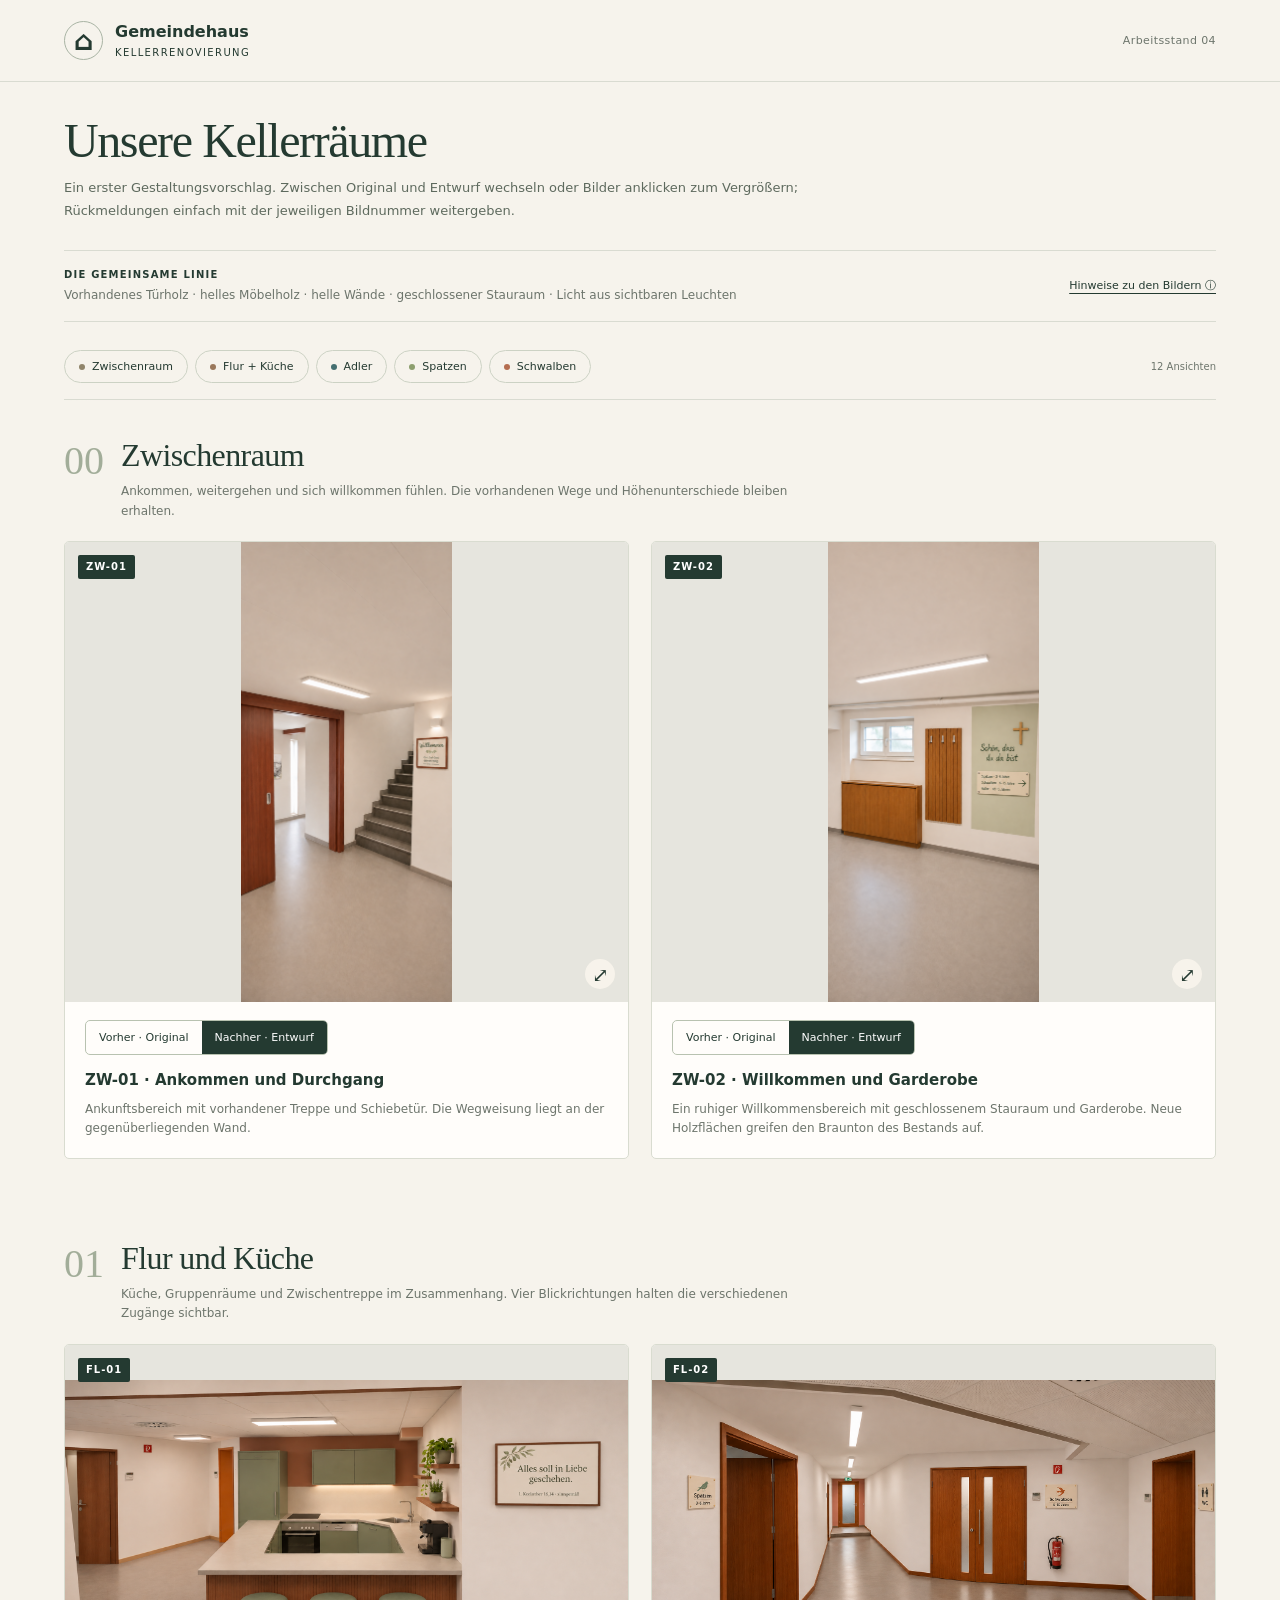
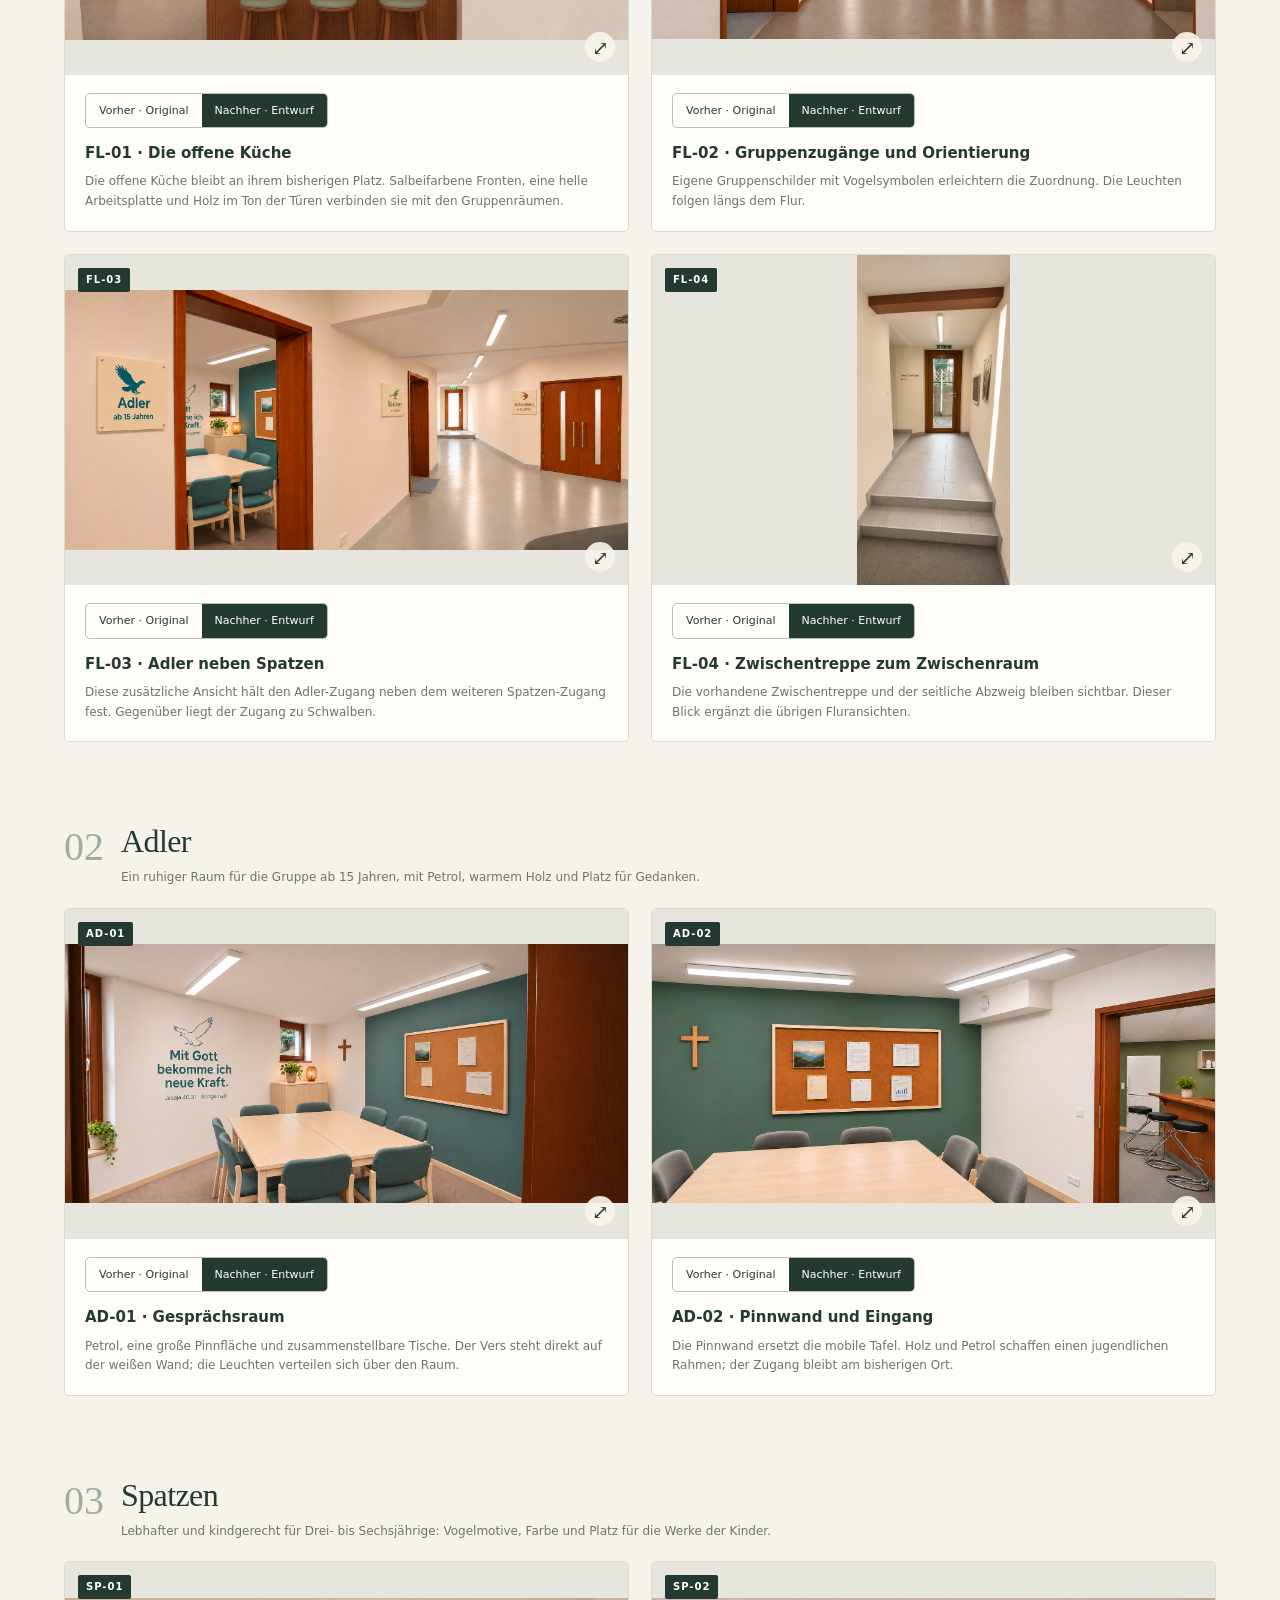
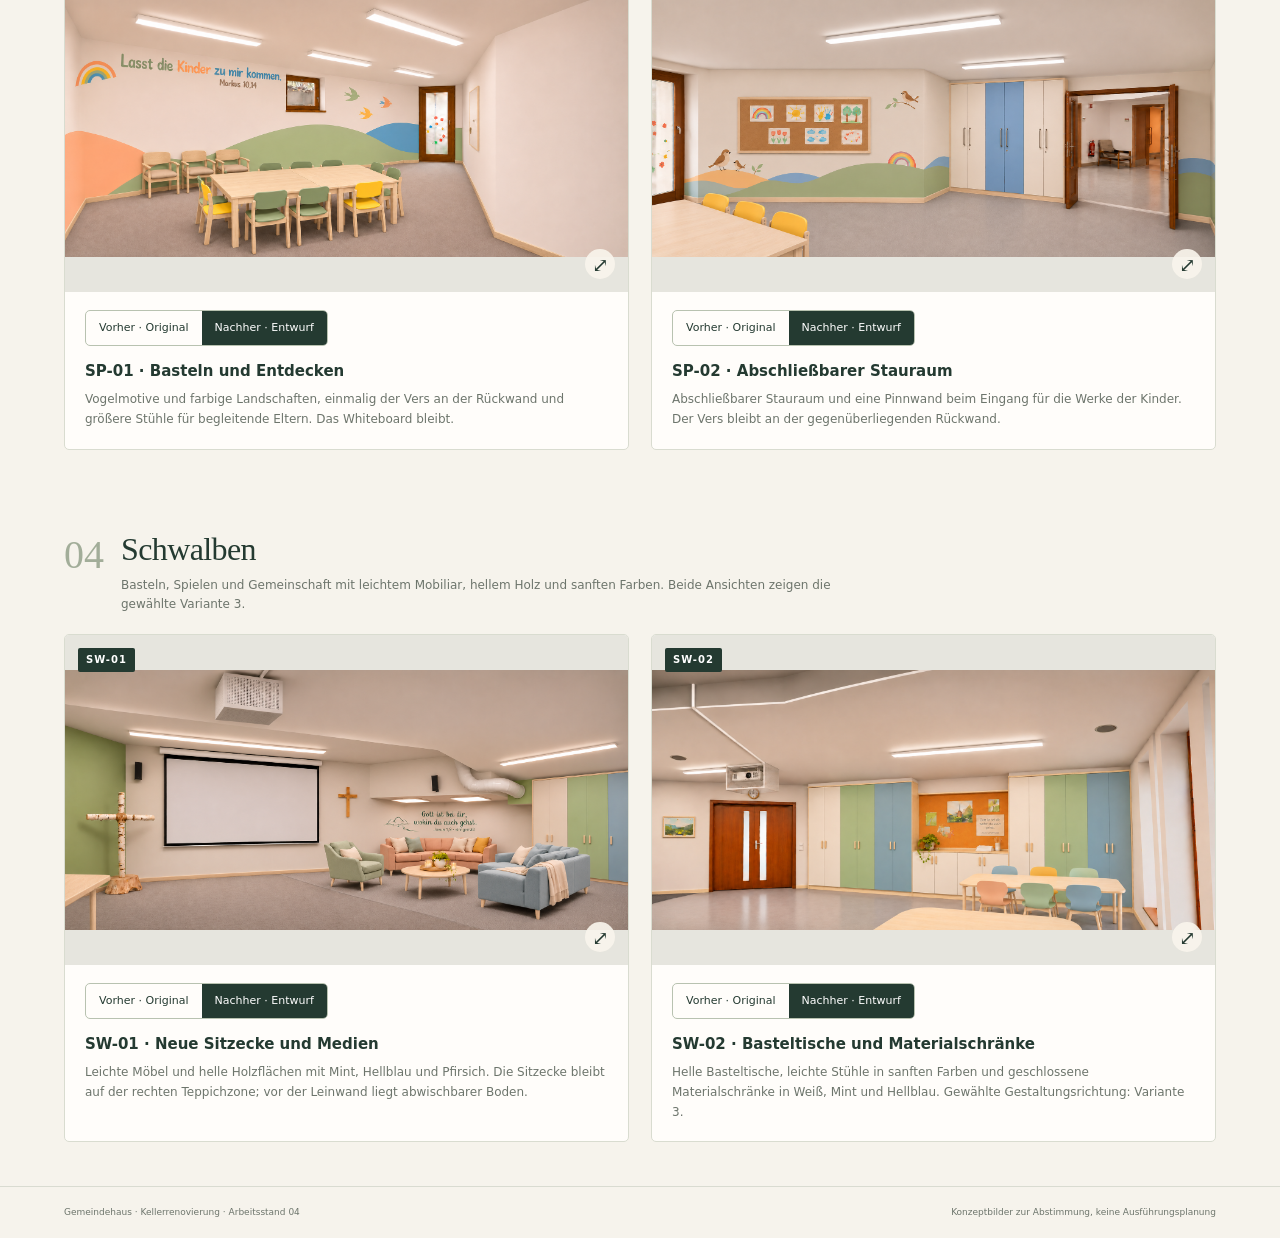
<file: index.html>
<!doctype html>
<html lang="de">
<head><meta charset="utf-8"><meta name="viewport" content="width=device-width,initial-scale=1"><meta name="theme-color" content="#243a31"><meta name="description" content="Bildergalerie zur Kellerrenovierung im Gemeindehaus. Konzeptansichten nach Räumen geordnet, mit Bildnummern und Originalfotos zum Vorher/Nachher-Vergleich."><title>Unser Keller · Gemeinsam weiterdenken</title><link rel="stylesheet" href="styles.css"><script src="app.js" defer></script></head>
<body>
<header class="top"><a href="#" class="brand"><span class="symbol" aria-hidden="true">⌂</span><span>Gemeindehaus<small>Kellerrenovierung</small></span></a><div class="top-right"><span class="version">Arbeitsstand 04</span></div></header>
<main>
 <section class="intro"><div class="intro-copy"><h1>Unsere Kellerräume</h1><p class="lead">Ein erster Gestaltungsvorschlag. Zwischen Original und Entwurf wechseln oder Bilder anklicken zum Vergrößern; Rückmeldungen einfach mit der jeweiligen Bildnummer weitergeben.</p></div></section>
 <section class="principles" aria-label="Gemeinsame Gestaltung"><p><span>Die gemeinsame Linie</span>Vorhandenes Türholz · helles Möbelholz · helle Wände · geschlossener Stauraum · Licht aus sichtbaren Leuchten</p><button id="openAbout" class="link-button">Hinweise zu den Bildern ⓘ</button></section>
 <section class="gallery" id="galerie" aria-label="Konzeptbilder nach Räumen">
  <nav class="filter-bar" aria-label="Zu den Räumen"><div id="roomLinks" class="filters"></div><span class="count">12 Ansichten</span></nav>
  <div id="galleryContent"></div>
 </section>

</main>
<footer><span>Gemeindehaus · Kellerrenovierung · Arbeitsstand 04</span><span>Konzeptbilder zur Abstimmung, keine Ausführungsplanung</span></footer>
<dialog id="viewer" aria-labelledby="viewerTitle"><div class="viewer-header"><div><span class="image-code" id="viewerCode"></span><h2 id="viewerTitle"></h2></div><button class="icon-button close" id="closeViewer" aria-label="Bildansicht schließen">×</button></div><div id="viewerComparison"></div><div class="viewer-image-area"><img id="viewerImage" alt=""><button class="image-step previous" id="previousImage" aria-label="Vorheriges Bild">←</button><button class="image-step next" id="nextImage" aria-label="Nächstes Bild">→</button><div class="image-toolbar"><span id="imagePosition"></span><a id="originalLink" href="#" target="_blank" rel="noopener">Bilddatei öffnen ↗</a></div></div></dialog>
<dialog id="about" aria-labelledby="aboutTitle"><div class="about-head"><span class="eyebrow">ZUM ARBEITSSTAND</span><button id="closeAbout" class="icon-button" aria-label="Hinweise schließen">×</button></div><h2 id="aboutTitle">Bilder für die gemeinsame Abstimmung</h2><p>Die Ansichten entwickeln die frühen perspektivischen Entwürfe auf Grundlage der Bestandsfotos weiter. Jede Ansicht zeigt eine feste Blickrichtung. Zwei zusätzliche Fluransichten halten den Adler-Zugang und die Zwischentreppe sichtbar.</p><p>Die Bilder zeigen Gestaltungsrichtungen. Einzelne Details können zwischen Ansichten abweichen. Die Raumaufteilung richtet sich nach dem Bestand; genaue Maße und die Ausführung sind noch zu prüfen.</p><h3>Beleuchtung</h3><p>Leuchten sind mit sichtbaren, plausiblen Montageorten dargestellt. Die Bildhelligkeit ist keine Lichtberechnung. Anzahl, Lichtleistung, Gleichmäßigkeit und Blendung müssen anhand der Raummaße und konkreter Leuchten geprüft werden.</p><h3>Was wir erhalten und weiterentwickeln</h3><ul><li>Vorhandene braune Holztüren und Zargen bleiben als Bestand erhalten.</li><li>In Adler, Spatzen und Schwalben: helles Holz für Tische, Stuhlgestelle, weitere Möbelholzflächen und Sockelleisten. Farbige Polster und lackierte Fronten ergänzen diese gemeinsame Linie.</li><li>Geschlossener Stauraum und freie Durchgänge.</li><li>Bei Schwalben: links Basteln auf abwischbarem Boden, rechts neue Sitzmöbel auf Teppich; eigene Leuchten unter der niedrigeren Decke.</li><li>Ein lebhafterer Spatzen-Raum und gestaltete Bibelverse. Wortlaut und Übersetzung bleiben abzustimmen.</li></ul></dialog>
<noscript><p>Bitte JavaScript aktivieren, um die Galerie zu nutzen. Die Bilddateien liegen im Ordner assets.</p></noscript>
</body></html>
</file>
<file: styles.css>
:root{--paper:#f6f3ec;--ink:#243a31;--muted:#6d756c;--rust:#b76548;--line:#d9dbd1;--sage:#e7ebdf;--serif:Georgia,'Times New Roman',serif;color-scheme:light}*{box-sizing:border-box}html{scroll-behavior:smooth;scroll-padding-top:82px}body{margin:0;color:var(--ink);background:var(--paper);font:15px/1.6 system-ui,-apple-system,BlinkMacSystemFont,'Segoe UI',sans-serif}button,input,textarea{font:inherit}button{cursor:pointer;color:inherit}a{color:inherit}button,a,input,textarea{-webkit-tap-highlight-color:transparent}button:focus-visible,a:focus-visible,input:focus-visible,textarea:focus-visible{outline:3px solid #be875c;outline-offset:4px}.top{height:82px;display:flex;justify-content:space-between;align-items:center;padding:0 5vw;border-bottom:1px solid var(--line)}.brand{display:flex;align-items:center;gap:12px;text-decoration:none;font-size:16px;font-weight:650;line-height:1.25}.brand small{display:block;text-transform:uppercase;font-weight:450;font-size:10px;letter-spacing:1.4px;margin-top:5px}.symbol{width:39px;height:39px;display:grid;place-items:center;border:1px solid #a9b4a4;border-radius:50%;font-size:27px}.top-right{display:flex;gap:23px;align-items:center}.version{font-size:11px;letter-spacing:.4px;color:var(--muted)}.button{border:1px solid transparent;border-radius:5px;padding:11px 17px;font-size:12px;font-weight:600;display:inline-flex;align-items:center;justify-content:center;gap:15px;text-decoration:none}.outline{background:transparent;border-color:#a6b1a2}.outline:hover{background:#e8ebdf}.primary{background:var(--ink);color:white}.primary:hover{background:#365045}.intro{max-width:1450px;margin:auto;padding:62px 5vw 47px;display:grid;grid-template-columns:minmax(0,1.7fr) minmax(270px,.8fr);gap:9vw;align-items:center}.eyebrow{font-size:10px;letter-spacing:1.8px;font-weight:650}.intro h1{font-family:var(--serif);font-size:clamp(44px,5.7vw,78px);line-height:1.03;font-weight:400;letter-spacing:-2.7px;margin:20px 0 22px}.lead{max-width:590px;font-size:16px;color:#5e6a5e;line-height:1.7;margin:0}.intro-meta{display:flex;flex-wrap:wrap;gap:17px;margin-top:25px;color:var(--muted);font-size:10px}.intro-meta span+span:before{content:'·';margin-right:17px;color:#a8ae9f}.start-note{background:var(--sage);padding:30px 31px;border-radius:3px;max-width:370px;transform:rotate(1deg)}.note-icon{font-size:30px;color:#738a68}.start-note h2{font-family:var(--serif);font-size:28px;font-weight:400;margin:13px 0 10px}.start-note p{font-size:13px;color:#586750;margin:0 0 22px}.start-note a{text-decoration:none;font-size:12px;font-weight:650;border-bottom:1px solid #829076;padding-bottom:6px;display:inline-flex;gap:45px}.principles{max-width:calc(1450px - 10vw);margin:0 5vw 33px;border-top:1px solid var(--line);border-bottom:1px solid var(--line);padding:16px 0;display:flex;justify-content:space-between;gap:22px;align-items:center}.principles p{margin:0;font-size:12px;color:var(--muted)}.principles p span{display:block;color:var(--ink);font-size:10px;font-weight:650;text-transform:uppercase;letter-spacing:1.2px;margin-bottom:3px}.link-button{background:none;border:0;padding:0;font-size:11px;white-space:nowrap;text-decoration:underline;text-underline-offset:4px}.gallery{padding:0 5vw;max-width:1450px;margin:auto}.filter-bar{position:sticky;top:0;background:#f6f3ecf5;backdrop-filter:blur(12px);z-index:3;padding:16px 0;display:flex;align-items:center;justify-content:space-between;gap:20px;border-bottom:1px solid var(--line)}.filters{display:flex;gap:7px;flex-wrap:wrap}.filter{background:none;border:1px solid #ccd2c4;border-radius:24px;padding:7px 14px;font-size:11px;display:flex;align-items:center;gap:7px}.filter[aria-pressed=true]{background:var(--ink);border-color:var(--ink);color:white}.filter:hover:not([aria-pressed=true]){background:var(--sage)}.room-dot{width:6px;height:6px;border-radius:50%;background:var(--room-color,#76856c)}.count{font-size:10px;color:var(--muted);white-space:nowrap}.room-section{padding-top:35px;margin-bottom:44px;scroll-margin-top:75px}.room-heading{display:flex;align-items:start;gap:17px;margin-bottom:20px}.room-number{font-family:var(--serif);font-size:40px;line-height:1.3;color:#a2ad99}.room-heading h2{font-family:var(--serif);font-weight:400;font-size:32px;line-height:1.25;margin:0 0 7px;letter-spacing:-.6px}.room-heading p{margin:0;font-size:12px;color:var(--muted);max-width:720px}.image-grid{display:grid;grid-template-columns:repeat(2,minmax(0,1fr));gap:22px}.image-card{margin:0;border:1px solid #d9dcd0;background:#fffdfa;border-radius:5px;overflow:hidden;display:flex;flex-direction:column}.image-open{position:relative;display:block;width:100%;padding:0;border:0;background:#e6e5de;overflow:hidden}.image-open img{width:100%;height:330px;object-fit:contain;display:block;transition:filter .2s}.image-open:hover img{filter:brightness(.95)}.image-code{font-size:10px;letter-spacing:1px;font-weight:700;display:inline-block;background:var(--ink);color:white;padding:4px 8px;border-radius:2px}.image-open .image-code{position:absolute;left:13px;top:13px}.expand-icon{position:absolute;right:13px;bottom:13px;width:30px;height:30px;border-radius:50%;background:#f8f4ebeb;display:grid;place-items:center;font-size:20px}.card-copy{padding:18px 20px 19px;display:flex;flex-direction:column;flex:1}.card-copy h3{font-size:15px;font-weight:650;line-height:1.35;margin:0 0 9px}.card-copy p{font-size:12px;color:var(--muted);margin:0 0 17px;line-height:1.65}input,textarea{width:100%;border:1px solid #bfc9b8;border-radius:4px;background:#fffefa;color:var(--ink);padding:11px 12px;font-size:13px}textarea{resize:vertical;min-height:140px;line-height:1.6}footer{display:flex;justify-content:space-between;gap:20px;padding:18px 5vw;font-size:9px;color:var(--muted);border-top:1px solid var(--line)}dialog{color:var(--ink);background:var(--paper);border:1px solid #b8c2b0;border-radius:8px;padding:0;box-shadow:0 20px 100px #0005}dialog::backdrop{background:#14271fd9;backdrop-filter:blur(5px)}#viewer{width:min(1360px,calc(100% - 32px));max-height:95dvh}.viewer-header{padding:15px 20px;border-bottom:1px solid var(--line);display:flex;justify-content:space-between;gap:25px;align-items:center}.viewer-header>div{display:flex;align-items:center;gap:14px}.viewer-header h2{font-size:16px;font-weight:550;line-height:1.3;margin:0}.icon-button{background:none;border:0;padding:0 5px;font-size:29px;line-height:1.2}.viewer-image-area{position:relative;background:#202a24;min-height:400px;display:flex;align-items:center;justify-content:center;padding:22px 0 43px}.viewer-image-area>img{width:100%;height:min(72dvh,790px);object-fit:contain;display:block}.image-step{position:absolute;top:50%;transform:translateY(-50%);width:37px;height:37px;display:grid;place-items:center;background:#faf6eee6;border:1px solid #c0c4b7;border-radius:50%;font-size:20px;box-shadow:0 2px 9px #0002}.previous{left:12px}.next{right:12px}.image-step:disabled{opacity:.3;cursor:default}.image-toolbar{position:absolute;bottom:12px;left:18px;right:18px;display:flex;justify-content:space-between;gap:10px;color:#fff9;font-size:10px}.image-toolbar a{color:#fffbdc;text-underline-offset:3px}#about{width:min(650px,calc(100% - 30px));padding:27px 30px;max-height:87dvh}.about-head{display:flex;justify-content:space-between;gap:20px;align-items:center}#about h2{font-family:var(--serif);font-size:31px;font-weight:400;line-height:1.2;margin:20px 0}#about h3{font-size:15px;margin-top:23px}#about p,#about li{font-size:13px;color:#53614f;line-height:1.75}#about ul{padding-left:20px}body:has(dialog[open]){overflow:hidden}
@media(min-width:1450px){.principles{margin-left:auto;margin-right:auto}}
@media(max-width:1000px){.intro{gap:5vw;padding-top:42px}.start-note{padding:24px}.image-open img{height:270px}.viewer-image-area>img{height:65dvh}.filters{gap:5px}.filter{padding:7px 11px;font-size:10px}}
@media(max-width:700px){html{scroll-padding-top:70px}.top{height:69px;padding:0 5vw}.top-right{gap:0}.version{display:none}.brand{font-size:14px}.brand small{font-size:8px}.symbol{height:33px;width:33px;font-size:23px}.button{font-size:10px;padding:9px 12px;gap:8px}.intro{grid-template-columns:1fr;padding-top:35px;gap:25px;padding-bottom:28px}.intro h1{font-size:52px;letter-spacing:-2px;margin:16px 0 17px}.lead{font-size:14px}.intro-meta{gap:9px;font-size:9px;margin-top:19px}.intro-meta span+span:before{margin-right:9px}.start-note{max-width:none;transform:none;padding:20px 22px;display:grid;grid-template-columns:1fr auto;gap:0 15px}.note-icon{display:none}.start-note h2{font-size:25px;margin:0 0 5px;grid-column:1}.start-note p{font-size:12px;margin:0;grid-column:1}.start-note a{grid-column:2;grid-row:1/3;align-self:center;gap:12px;font-size:10px}.principles{align-items:start;margin-bottom:15px;gap:15px}.principles p{font-size:10px}.principles p span{font-size:9px}.principles .link-button{font-size:9px;white-space:normal;min-width:80px}.filter-bar{gap:8px;padding:11px 0}.filters{flex-wrap:nowrap;overflow-x:auto;padding:2px 2px 7px;gap:5px;min-width:0}.filter{flex-shrink:0;padding:6px 10px}.count{display:none}.room-section{padding-top:23px;margin-bottom:28px}.room-heading{gap:12px;margin-bottom:15px}.room-number{font-size:32px}.room-heading h2{font-size:27px}.room-heading p{font-size:11px}.image-grid{grid-template-columns:1fr;gap:17px}.image-open img{height:auto;max-height:430px;min-height:150px}.card-copy{padding:15px 17px}.card-copy h3{font-size:14px}.card-copy p{font-size:11px}footer{display:block;font-size:8px;line-height:1.9}footer span{display:block}#viewer{width:calc(100% - 14px);max-height:96dvh}.viewer-header{padding:12px}.viewer-header>div{gap:8px}.viewer-header h2{font-size:12px}.image-code{font-size:9px;padding:4px 6px}.viewer-image-area{min-height:0;padding:10px 0 35px}.viewer-image-area>img{height:44dvh}.image-toolbar{font-size:9px;left:12px;right:12px}.image-step{width:31px;height:31px;font-size:17px}#about{padding:23px}#about h2{font-size:28px}}
@media(prefers-reduced-motion:reduce){html{scroll-behavior:auto}*{transition:none!important}}

.room-link{text-decoration:none}.card-copy p{margin-bottom:0}#viewer{width:min(1280px,calc(100% - 30px))}#viewer .viewer-image-area>img{height:78dvh}.intro{padding-top:45px;padding-bottom:35px}.intro h1{font-size:clamp(42px,5vw,66px)}@media(max-width:700px){#viewer .viewer-image-area>img{height:72dvh}}

.intro{display:block;padding:34px 5vw 28px}.intro h1{font-size:clamp(32px,4vw,48px);margin:0 0 12px;letter-spacing:-1.4px}.intro .lead{font-size:13px;max-width:760px}.principles{margin-bottom:12px}footer{margin-top:36px}nav a{text-decoration:none}

.image-card:has(img[src*="ZW-"]) .image-open img{height:460px}@media(max-width:700px){.image-card:has(img[src*="ZW-"]) .image-open img{height:430px}}

.comparison{display:flex;gap:0;width:fit-content;border:1px solid #b8c2b0;border-radius:5px;overflow:hidden;margin:0 0 15px}.comparison button{background:transparent;border:0;padding:8px 13px;font-size:11px}.comparison button[aria-pressed=true]{background:var(--ink);color:white}.comparison button:hover{box-shadow:inset 0 0 0 1px #8d9d86}#viewerComparison{padding:10px 20px}#viewerComparison .comparison{margin:0}#viewer .viewer-image-area>img{height:66dvh}html{scroll-padding-top:0}@media(max-width:700px){#viewer .viewer-image-area>img{height:62dvh}.comparison button{padding:9px 12px}#viewerComparison{padding:10px 12px}}
</file>
